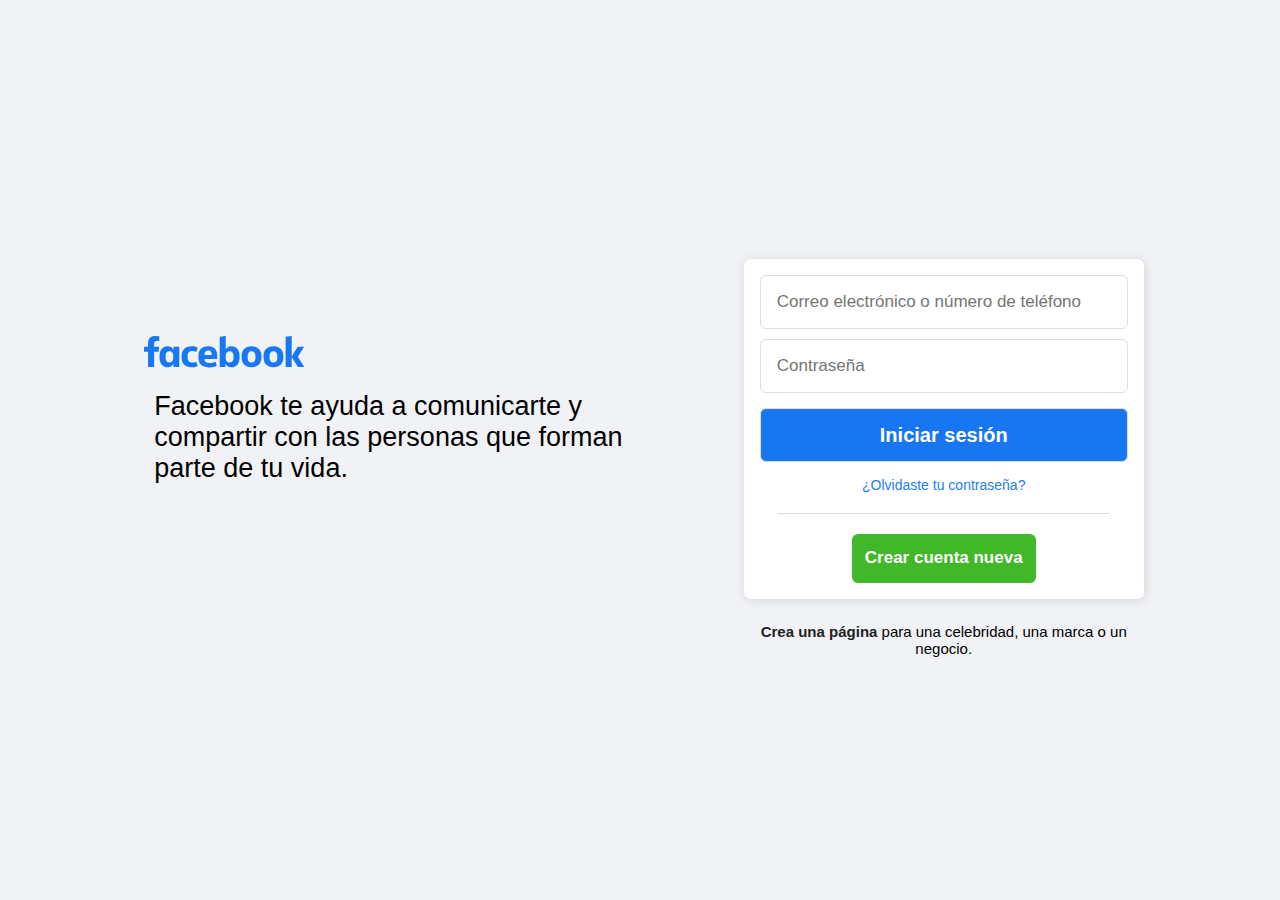
<file: Clon de Facebook/index.html>
<!DOCTYPE html>
<html lang="en">
<head>
    <meta charset="UTF-8">
    <meta http-equiv="X-UA-Compatible" content="IE=edge">
    <meta name="viewport" content="width=device-width, initial-scale=1.0">
    <title>Clon de Facebook</title>
    <link rel="stylesheet" href="./style.css">
</head>
<body>
    <div class="container">
        <div class="container-perfil">
            <span class="logo">
                <img src="./img/logo.svg" alt="">
            </span>
            <p class="conectar-amigos">Facebook te ayuda a comunicarte y compartir con las personas que forman parte de tu vida.
            </p>
        </div>
        <div class="container-form">
            <form class="form">
                <input type="text" placeholder="Correo electrónico o número de teléfono">
                <input type="password" placeholder="Contraseña">
                <input type="submit" value="Iniciar sesión">
                <span><a href="">¿Olvidaste tu contraseña?</a></span>
                <div class="border"></div>
                <button><a href="">Crear cuenta nueva</a></button>
            </form>
            <p class="crear-página">
                <a href="">Crea una página </a>para una celebridad, una marca o un <br> negocio.
            </p>
        </div>
    </div>
</body>
</html>
</file>
<file: Clon de Facebook/style.css>
*{
    margin: 0;
    padding: 0;
    box-sizing: border-box;
}

body{
    background-color: #F0F2F5;
    font-family: Arial, Helvetica, sans-serif;
}

.container{
    height: 100vh;
    padding: 1rem;
}

.logo img{
    display: block;
    margin: auto;
    width: 200px;
}

.conectar.amigos{
    text-align: center;
    font-size: 1.2rem;
    line-height: 28px;
}

.form * {
    display: block;
}

.form{
    max-width: 400px;
    padding: 1rem;
    margin: 1rem auto;
    background-color: #fff;
    border-radius: 7px;
    box-shadow: 1px 1px 10px rgba(117, 116, 116, .219);
}

.form input[type="text"],
.form input[type="password"],
.form input[type="submit"]{
    padding: 1rem;
    width: 100%;
    margin-bottom: 10px;
    outline-color: #1877f2;
    border: solid thin #dddfe2;
    border-radius: 6px;
    font-family: inherit;
    font-size: 17px;
    text-align: left;
}

.form input ::placeholder{
    content: #a6a8a8;
}

.form input[type="submit"]{
    background-color: hsl(214, 89%, 52%);
    text-align: center;
    padding: .9rem .5rem;
    font-weight: 600;
    font-size: 20px;
    color: #fff;
    margin-top: 15px;
    cursor: pointer;
}

.form span{
    text-align: center;
    font-size: 14px;
    margin-top: 15px;
}

.form span a{
    color: #247df1;
    text-decoration: none;
}

.border{
    width: 90%;
    height: 1px;
    background-color: #dadde1;
    margin: 20px auto;
}

.form button{
    width: 50%;
    margin: auto;
    background-color: #42b72a;
    padding: .9rem .3rem;
    border-radius: 6px;
    outline: none;
    border: none;
    cursor: pointer;
}

.form button a {
    text-decoration: none;
    color: #fff;
    font-weight: 600;
    font-size: 17px;
}

.crear-página{
    text-align: center;
    margin-top: 1.5rem;
    font-size: 15px;
}

.crear-página a{
    color: #222;
    font-weight: 600;
    text-decoration: none;
}

@media screen and (min-width:900px){
    .container{
        max-width: 1400px;
        display: flex;
        align-items: center;
        justify-content: space-evenly;
    }
    .container-perfil{
        width: 40%;
        margin-left: 100px;
        transform: translateY(-50px);
    }
    .logo img{
        display: inline-block;
        margin: 0;
    }
    .conectar-amigos{
        text-align: left;
        margin-left: 30px;
        font-size: 27px;
    }
    .container-form{
        width: 50%;
    }
}
</file>
